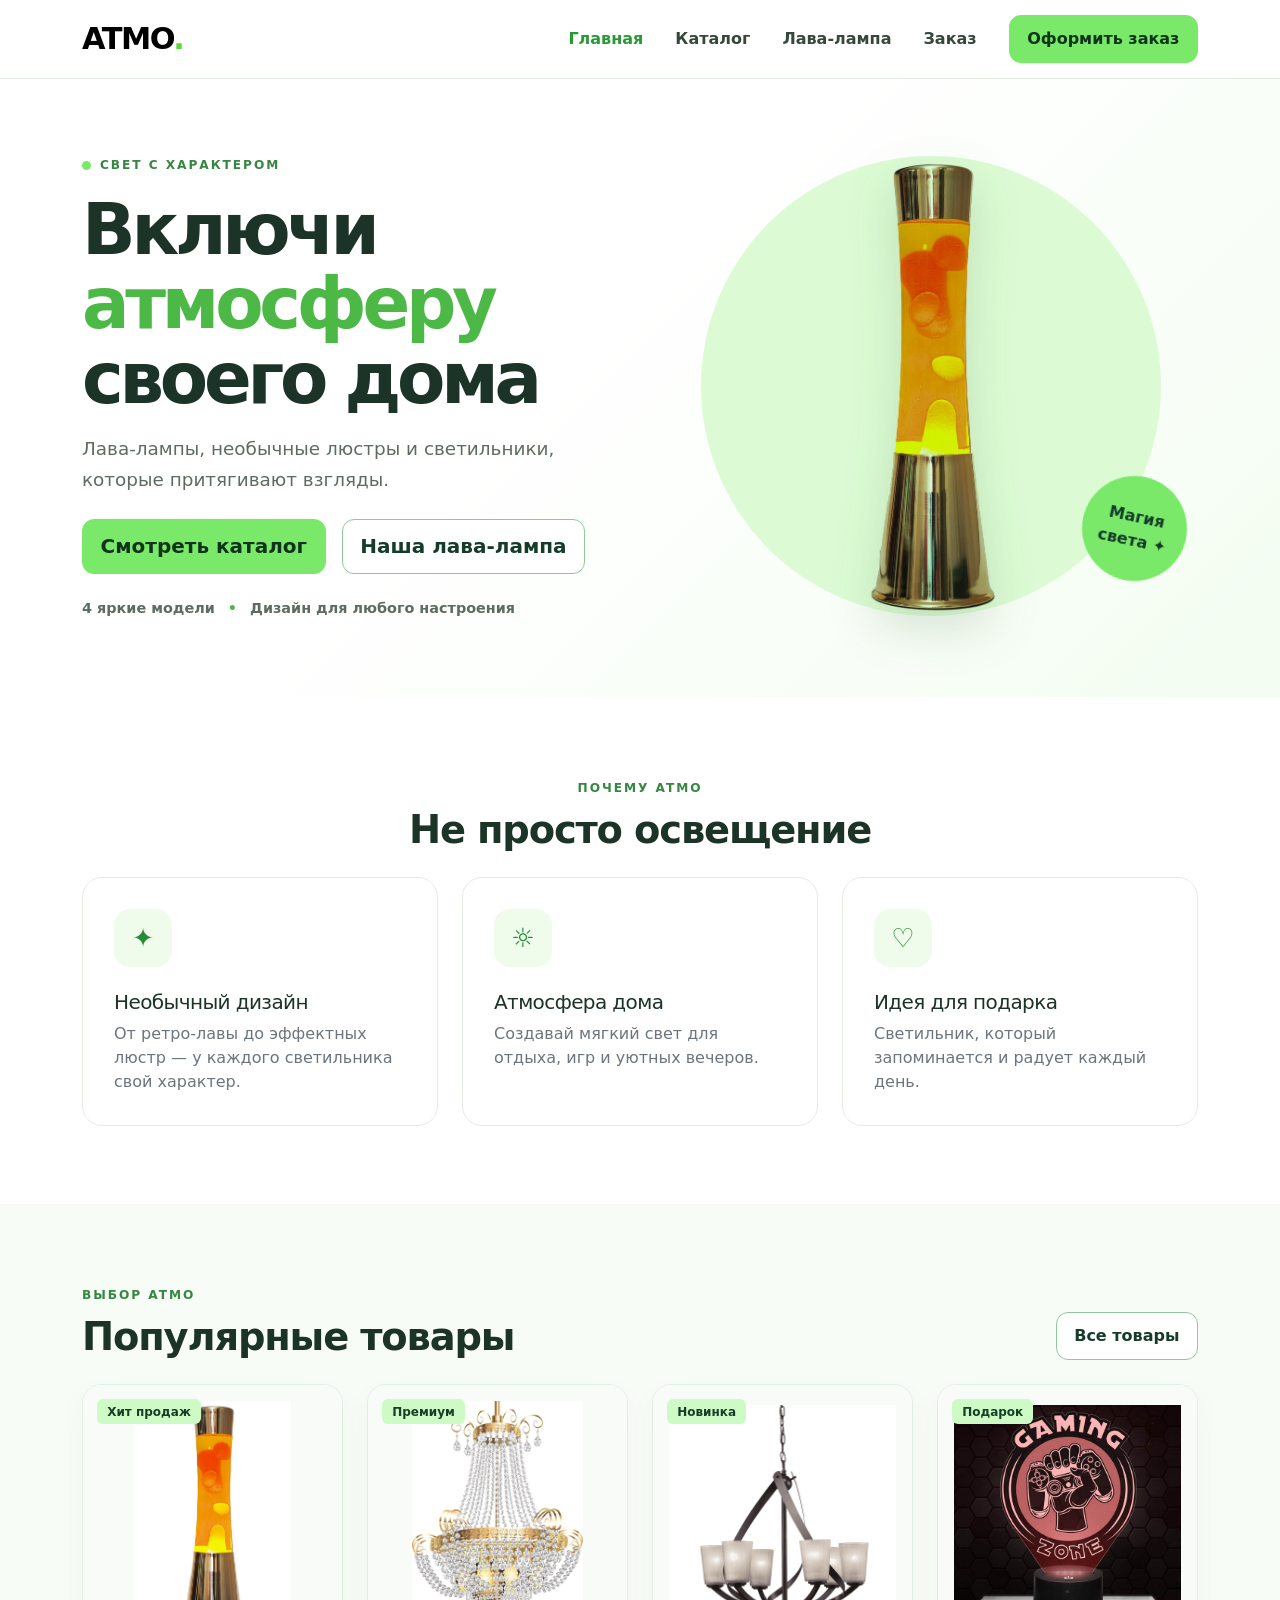
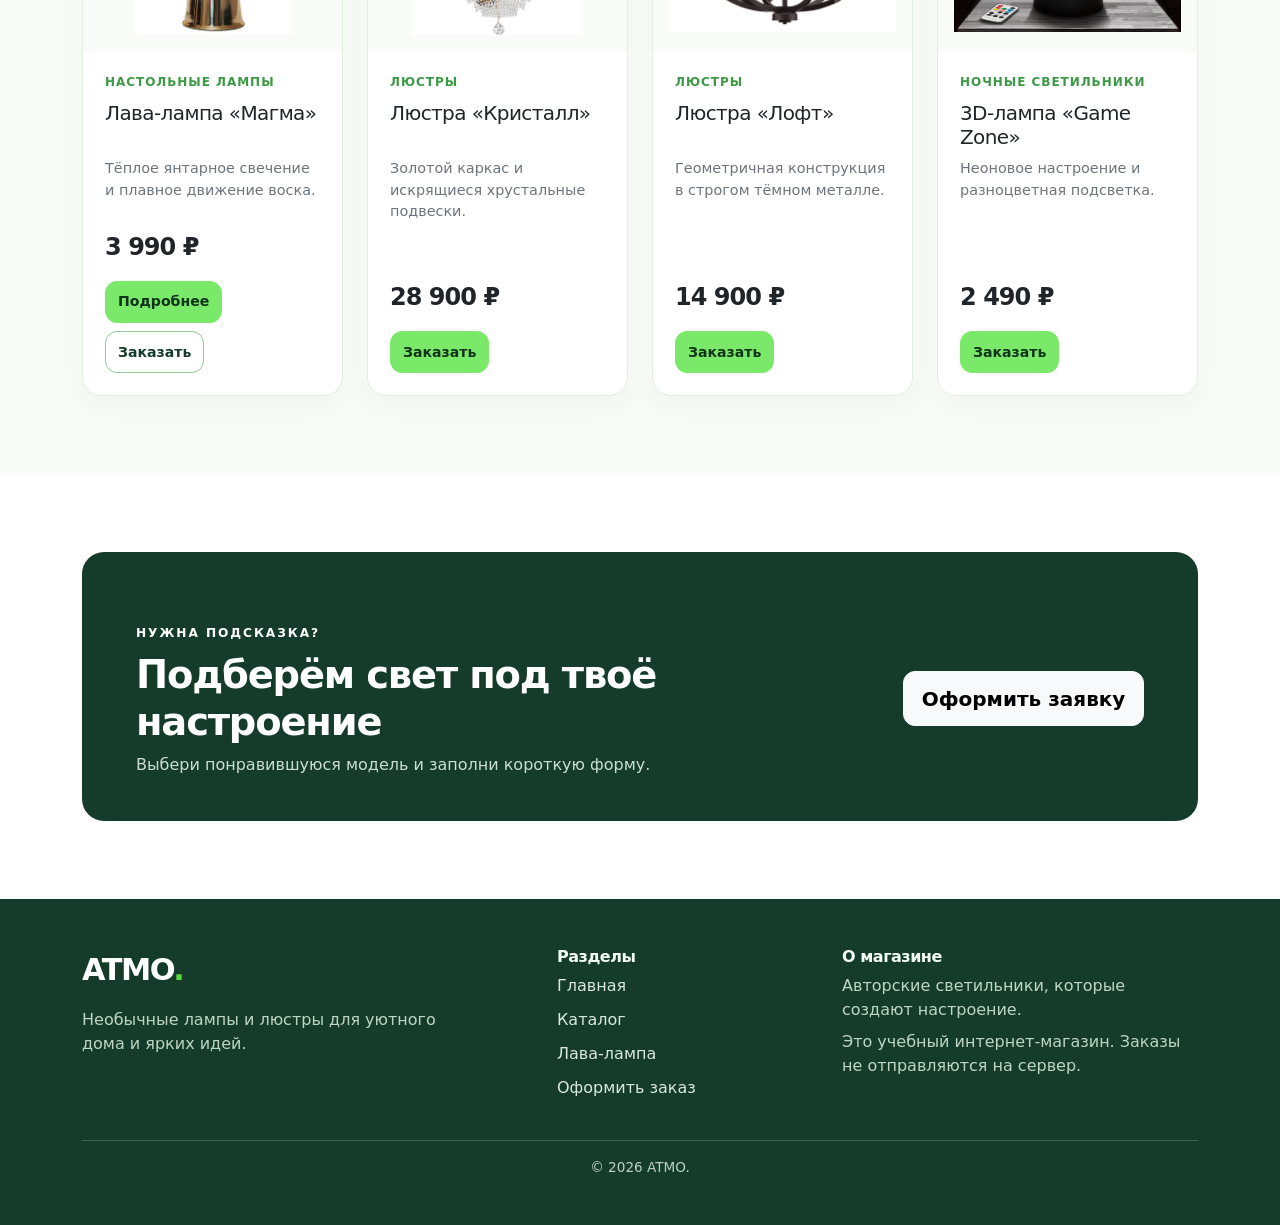
<file: index.html>
<!DOCTYPE html>
<html lang="ru">
<head>
  <meta charset="UTF-8">
  <meta name="viewport" content="width=device-width, initial-scale=1.0">
  <meta name="description" content="ATMO — необычные лампы, люстры и дизайнерские светильники.">
  <title>Главная — ATMO</title>
  <link rel="stylesheet" href="vendor/bootstrap/css/bootstrap.min.css">
  <link rel="stylesheet" href="css/custom.css">
</head>
<body>
<header class="site-header">
  <nav class="navbar navbar-expand-lg navbar-light" aria-label="Основная навигация">
    <div class="container">
      <a class="navbar-brand brand" href="index.html" aria-label="ATMO — на главную">ATMO<span>.</span></a>
      <button class="navbar-toggler" type="button" data-bs-toggle="collapse" data-bs-target="#mainNavbar" aria-controls="mainNavbar" aria-expanded="false" aria-label="Открыть меню">
        <span class="navbar-toggler-icon"></span>
      </button>
      <div class="collapse navbar-collapse" id="mainNavbar">
        <ul class="navbar-nav ms-auto align-items-lg-center gap-lg-3"><li class="nav-item"><a class="nav-link active" aria-current="page" href="index.html">Главная</a></li>
<li class="nav-item"><a class="nav-link "  href="catalog.html">Каталог</a></li>
<li class="nav-item"><a class="nav-link "  href="product.html">Лава-лампа</a></li>
<li class="nav-item"><a class="nav-link "  href="order.html">Заказ</a></li></ul>
        <a class="btn btn-brand ms-lg-4 mt-3 mt-lg-0" href="order.html">Оформить заказ</a>
      </div>
    </div>
  </nav>
</header>
<main>
<section class="hero-section">
  <div class="container">
    <div class="row align-items-center g-5">
      <div class="col-12 col-lg-6">
        <span class="eyebrow"><span class="eyebrow-dot"></span> СВЕТ С ХАРАКТЕРОМ</span>
        <h1 class="hero-title mt-3">Включи <span>атмосферу</span> своего дома</h1>
        <p class="hero-lead mt-3">Лава-лампы, необычные люстры и светильники, которые притягивают взгляды.</p>
        <div class="d-flex gap-3 flex-wrap mt-4">
          <a class="btn btn-brand btn-lg" href="catalog.html">Смотреть каталог</a>
          <a class="btn btn-outline-brand btn-lg" href="product.html">Наша лава-лампа</a>
        </div>
        <div class="hero-proof mt-4">4 яркие модели <span>•</span> Дизайн для любого настроения</div>
      </div>
      <div class="col-12 col-lg-6">
        <div class="hero-image-wrap">
          <div class="hero-circle"></div>
          <img class="hero-product" src="images/lava-cutout.png" alt="Янтарная лава-лампа в интерьере">
          <div class="hero-sticker">Магия<br>света ✦</div>
        </div>
      </div>
    </div>
  </div>
</section>
<section class="section-space">
  <div class="container">
    <div class="section-heading text-center mb-4">
      <span class="eyebrow">ПОЧЕМУ ATMO</span>
      <h2 class="mt-2">Не просто освещение</h2>
    </div>
    <div class="row g-4">
      <div class="col-12 col-md-4"><div class="feature-card h-100"><div class="feature-icon">✦</div><h3 class="h5">Необычный дизайн</h3><p class="mb-0 text-secondary">От ретро-лавы до эффектных люстр — у каждого светильника свой характер.</p></div></div>
      <div class="col-12 col-md-4"><div class="feature-card h-100"><div class="feature-icon">☼</div><h3 class="h5">Атмосфера дома</h3><p class="mb-0 text-secondary">Создавай мягкий свет для отдыха, игр и уютных вечеров.</p></div></div>
      <div class="col-12 col-md-4"><div class="feature-card h-100"><div class="feature-icon">♡</div><h3 class="h5">Идея для подарка</h3><p class="mb-0 text-secondary">Светильник, который запоминается и радует каждый день.</p></div></div>
    </div>
  </div>
</section>
<section class="section-space product-section" id="popular">
  <div class="container">
    <div class="d-flex flex-wrap align-items-end justify-content-between gap-3 mb-4">
      <div><span class="eyebrow">ВЫБОР ATMO</span><h2 class="mt-2 mb-0">Популярные товары</h2></div>
      <a href="catalog.html" class="btn btn-outline-brand">Все товары</a>
    </div>
    <div class="row g-4">
<div class="col-12 col-sm-6 col-lg-3"><div class="product-card card h-100">
  <div class="product-photo"><span class="product-badge badge">Хит продаж</span><img src="images/lava-lamp.png" alt="Лава-лампа «Магма»" loading="lazy"></div>
  <div class="card-body d-flex flex-column">
    <div class="product-category">Настольные лампы</div>
    <h3 class="h5 card-title">Лава-лампа «Магма»</h3>
    <p class="card-text text-secondary">Тёплое янтарное свечение и плавное движение воска.</p>
    <div class="product-price mt-auto">3 990 ₽</div>
    <div class="d-flex gap-2 flex-wrap mt-3"><a class="btn btn-brand" href="product.html">Подробнее</a><a class="btn btn-outline-brand" href="order.html?product=lava">Заказать</a></div>
  </div>
</div></div><div class="col-12 col-sm-6 col-lg-3"><div class="product-card card h-100">
  <div class="product-photo"><span class="product-badge badge">Премиум</span><img src="images/crystal-chandelier.png" alt="Люстра «Кристалл»" loading="lazy"></div>
  <div class="card-body d-flex flex-column">
    <div class="product-category">Люстры</div>
    <h3 class="h5 card-title">Люстра «Кристалл»</h3>
    <p class="card-text text-secondary">Золотой каркас и искрящиеся хрустальные подвески.</p>
    <div class="product-price mt-auto">28 900 ₽</div>
    <div class="d-flex gap-2 flex-wrap mt-3"><a class="btn btn-brand" href="order.html?product=crystal">Заказать</a></div>
  </div>
</div></div><div class="col-12 col-sm-6 col-lg-3"><div class="product-card card h-100">
  <div class="product-photo"><span class="product-badge badge">Новинка</span><img src="images/loft-chandelier.png" alt="Люстра «Лофт»" loading="lazy"></div>
  <div class="card-body d-flex flex-column">
    <div class="product-category">Люстры</div>
    <h3 class="h5 card-title">Люстра «Лофт»</h3>
    <p class="card-text text-secondary">Геометричная конструкция в строгом тёмном металле.</p>
    <div class="product-price mt-auto">14 900 ₽</div>
    <div class="d-flex gap-2 flex-wrap mt-3"><a class="btn btn-brand" href="order.html?product=loft">Заказать</a></div>
  </div>
</div></div><div class="col-12 col-sm-6 col-lg-3"><div class="product-card card h-100">
  <div class="product-photo"><span class="product-badge badge">Подарок</span><img src="images/gaming-lamp.png" alt="3D-лампа «Game Zone»" loading="lazy"></div>
  <div class="card-body d-flex flex-column">
    <div class="product-category">Ночные светильники</div>
    <h3 class="h5 card-title">3D-лампа «Game Zone»</h3>
    <p class="card-text text-secondary">Неоновое настроение и разноцветная подсветка.</p>
    <div class="product-price mt-auto">2 490 ₽</div>
    <div class="d-flex gap-2 flex-wrap mt-3"><a class="btn btn-brand" href="order.html?product=game">Заказать</a></div>
  </div>
</div></div>
    </div>
  </div>
</section>
<section class="container section-space">
  <div class="cta-banner row align-items-center g-4">
    <div class="col-12 col-lg-8"><span class="eyebrow text-white">НУЖНА ПОДСКАЗКА?</span><h2 class="mt-2 text-white">Подберём свет под твоё настроение</h2><p class="mb-0 cta-muted">Выбери понравившуюся модель и заполни короткую форму.</p></div>
    <div class="col-12 col-lg-4 text-lg-end"><a href="order.html" class="btn btn-light btn-lg">Оформить заявку</a></div>
  </div>
</section>
</main>
<footer class="site-footer py-5">
  <div class="container">
    <div class="row g-4">
      <div class="col-12 col-md-5">
        <a class="footer-brand" href="index.html">ATMO<span>.</span></a>
        <p class="footer-muted mt-3 mb-0">Необычные лампы и люстры для уютного дома и ярких идей.</p>
      </div>
      <div class="col-6 col-md-3">
        <h2 class="h6 footer-title">Разделы</h2>
        <ul class="list-unstyled footer-links">
          <li><a href="index.html">Главная</a></li>
          <li><a href="catalog.html">Каталог</a></li>
          <li><a href="product.html">Лава-лампа</a></li>
          <li><a href="order.html">Оформить заказ</a></li>
        </ul>
      </div>
      <div class="col-6 col-md-4">
        <h2 class="h6 footer-title">О магазине</h2>
        <p class="footer-muted mb-2">Авторские светильники, которые создают настроение.</p>
        <p class="footer-muted mb-0">Это учебный интернет-магазин. Заказы не отправляются на сервер.</p>
      </div>
    </div>
    <div class="footer-bottom mt-4 pt-3">© 2026 ATMO.</div>
  </div>
</footer>
<script src="vendor/bootstrap/js/bootstrap.bundle.min.js"></script>
<script src="js/script.js"></script>
</body>
</html>
</file>
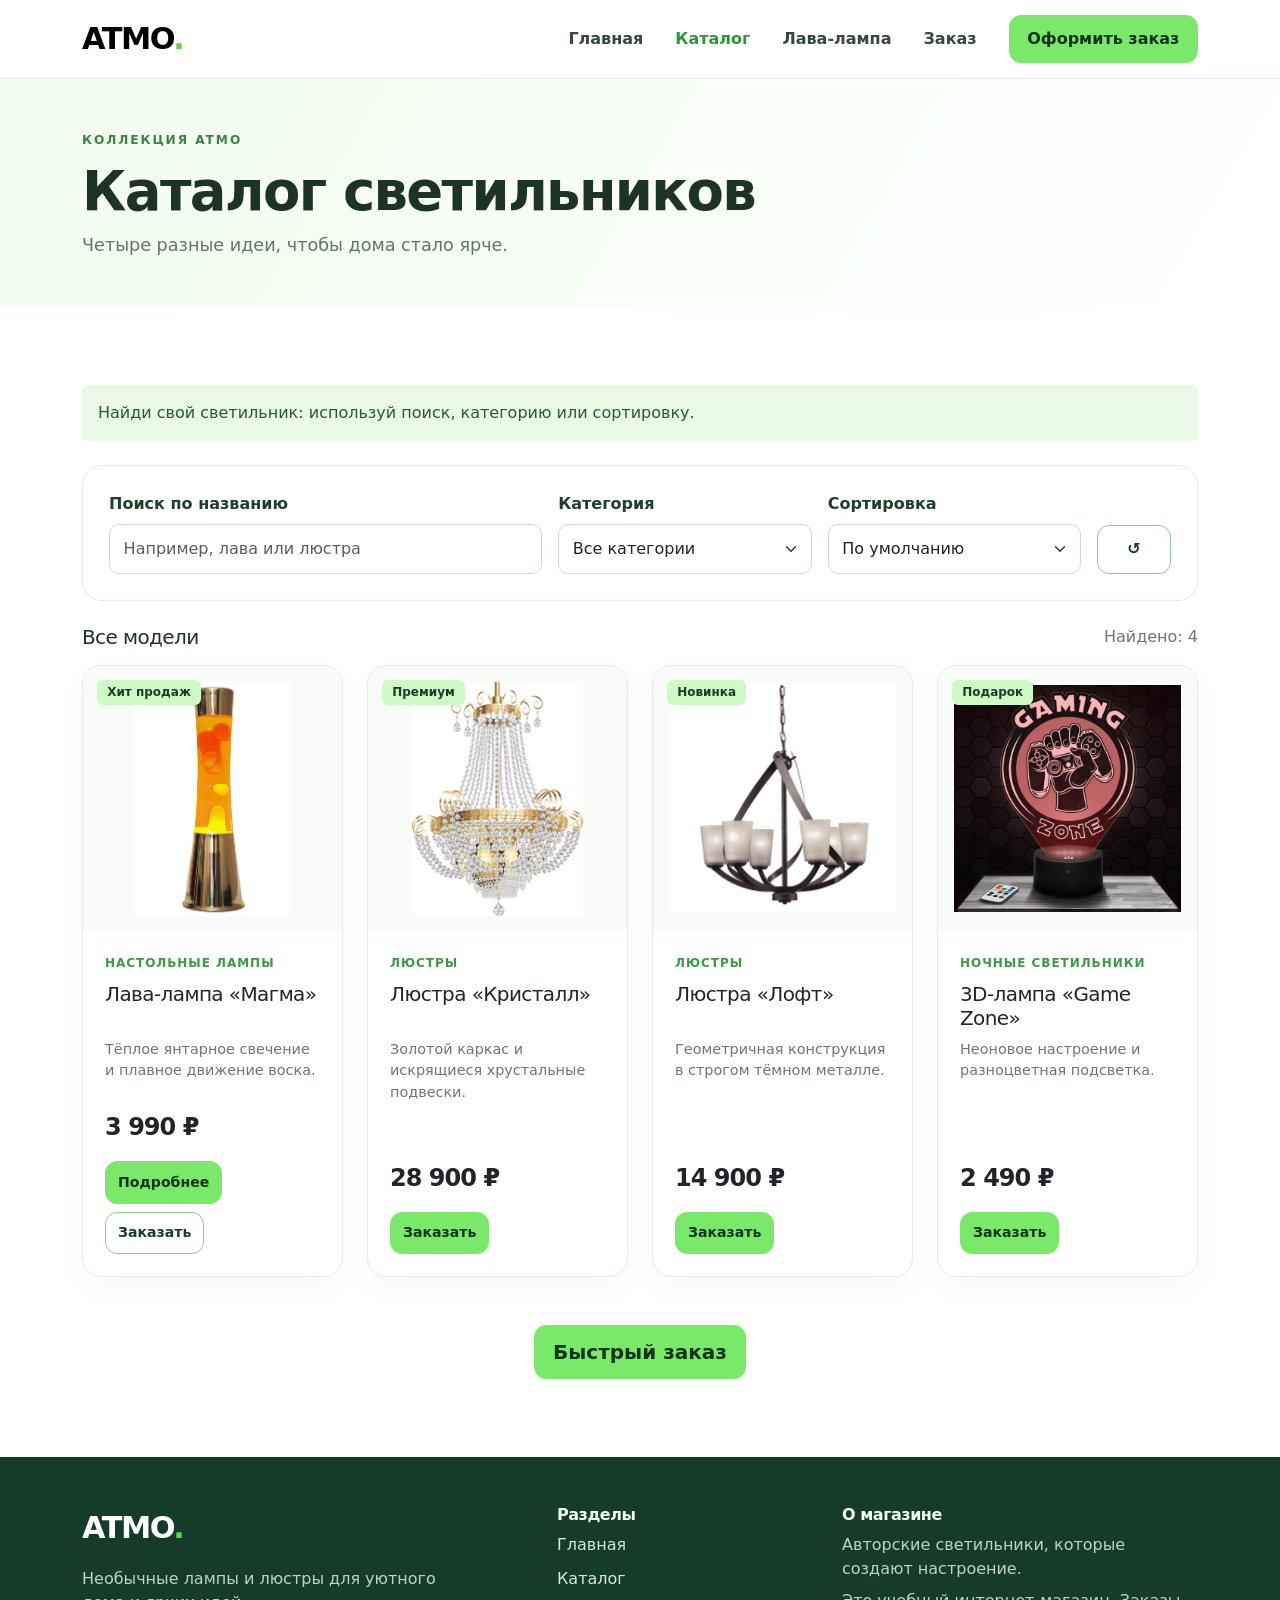
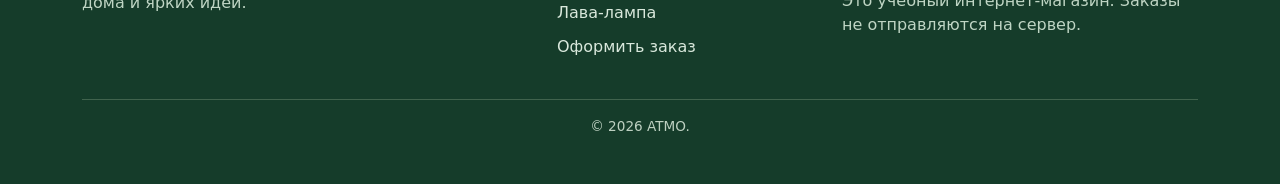
<file: catalog.html>
<!DOCTYPE html>
<html lang="ru">
<head>
  <meta charset="UTF-8">
  <meta name="viewport" content="width=device-width, initial-scale=1.0">
  <meta name="description" content="ATMO — необычные лампы, люстры и дизайнерские светильники.">
  <title>Каталог — ATMO</title>
  <link rel="stylesheet" href="vendor/bootstrap/css/bootstrap.min.css">
  <link rel="stylesheet" href="css/custom.css">
</head>
<body>
<header class="site-header">
  <nav class="navbar navbar-expand-lg navbar-light" aria-label="Основная навигация">
    <div class="container">
      <a class="navbar-brand brand" href="index.html" aria-label="ATMO — на главную">ATMO<span>.</span></a>
      <button class="navbar-toggler" type="button" data-bs-toggle="collapse" data-bs-target="#mainNavbar" aria-controls="mainNavbar" aria-expanded="false" aria-label="Открыть меню">
        <span class="navbar-toggler-icon"></span>
      </button>
      <div class="collapse navbar-collapse" id="mainNavbar">
        <ul class="navbar-nav ms-auto align-items-lg-center gap-lg-3"><li class="nav-item"><a class="nav-link "  href="index.html">Главная</a></li>
<li class="nav-item"><a class="nav-link active" aria-current="page" href="catalog.html">Каталог</a></li>
<li class="nav-item"><a class="nav-link "  href="product.html">Лава-лампа</a></li>
<li class="nav-item"><a class="nav-link "  href="order.html">Заказ</a></li></ul>
        <a class="btn btn-brand ms-lg-4 mt-3 mt-lg-0" href="order.html">Оформить заказ</a>
      </div>
    </div>
  </nav>
</header>
<main>
<section class="page-hero py-5"><div class="container"><span class="eyebrow">КОЛЛЕКЦИЯ ATMO</span><h1 class="mt-2">Каталог светильников</h1><p class="page-lead mb-0">Четыре разные идеи, чтобы дома стало ярче.</p></div></section>
<section class="container section-space">
  <div class="alert alert-success border-0 mb-4" role="status">Найди свой светильник: используй поиск, категорию или сортировку.</div>
  <div class="filter-panel mb-4">
    <div class="row g-3 align-items-end">
      <div class="col-12 col-md-5"><label class="form-label" for="searchInput">Поиск по названию</label><input id="searchInput" class="form-control" placeholder="Например, лава или люстра" type="search"></div>
      <div class="col-12 col-md-3"><label class="form-label" for="categoryFilter">Категория</label><select id="categoryFilter" class="form-select"><option value="all">Все категории</option><option value="lamp">Настольные лампы</option><option value="chandelier">Люстры</option><option value="night">Ночные светильники</option></select></div>
      <div class="col-12 col-md-3"><label class="form-label" for="sortSelect">Сортировка</label><select id="sortSelect" class="form-select"><option value="default">По умолчанию</option><option value="cheap">Сначала дешевле</option><option value="expensive">Сначала дороже</option><option value="name">По названию</option></select></div>
      <div class="col-12 col-md-1"><button id="resetFilters" class="btn btn-outline-brand w-100" type="button" title="Сбросить фильтры" aria-label="Сбросить фильтры">↺</button></div>
    </div>
  </div>
  <div class="d-flex align-items-center justify-content-between mb-3"><h2 class="h5 mb-0">Все модели</h2><span class="text-secondary" id="productCount" aria-live="polite">Найдено: 4</span></div>
  <div class="row g-4" id="productsList">
<div class="col-12 col-sm-6 col-lg-3 catalog-item" data-name="лава-лампа «магма»" data-category="lamp" data-price="3990" data-default="0">
<div class="product-card card h-100">
  <div class="product-photo"><span class="product-badge badge">Хит продаж</span><img src="images/lava-lamp.png" alt="Лава-лампа «Магма»" loading="lazy"></div>
  <div class="card-body d-flex flex-column">
    <div class="product-category">Настольные лампы</div>
    <h3 class="h5 card-title">Лава-лампа «Магма»</h3>
    <p class="card-text text-secondary">Тёплое янтарное свечение и плавное движение воска.</p>
    <div class="product-price mt-auto">3 990 ₽</div>
    <div class="d-flex gap-2 flex-wrap mt-3"><a class="btn btn-brand" href="product.html">Подробнее</a><a class="btn btn-outline-brand" href="order.html?product=lava">Заказать</a></div>
  </div>
</div>
</div><div class="col-12 col-sm-6 col-lg-3 catalog-item" data-name="люстра «кристалл»" data-category="chandelier" data-price="28900" data-default="1">
<div class="product-card card h-100">
  <div class="product-photo"><span class="product-badge badge">Премиум</span><img src="images/crystal-chandelier.png" alt="Люстра «Кристалл»" loading="lazy"></div>
  <div class="card-body d-flex flex-column">
    <div class="product-category">Люстры</div>
    <h3 class="h5 card-title">Люстра «Кристалл»</h3>
    <p class="card-text text-secondary">Золотой каркас и искрящиеся хрустальные подвески.</p>
    <div class="product-price mt-auto">28 900 ₽</div>
    <div class="d-flex gap-2 flex-wrap mt-3"><a class="btn btn-brand" href="order.html?product=crystal">Заказать</a></div>
  </div>
</div>
</div><div class="col-12 col-sm-6 col-lg-3 catalog-item" data-name="люстра «лофт»" data-category="chandelier" data-price="14900" data-default="2">
<div class="product-card card h-100">
  <div class="product-photo"><span class="product-badge badge">Новинка</span><img src="images/loft-chandelier.png" alt="Люстра «Лофт»" loading="lazy"></div>
  <div class="card-body d-flex flex-column">
    <div class="product-category">Люстры</div>
    <h3 class="h5 card-title">Люстра «Лофт»</h3>
    <p class="card-text text-secondary">Геометричная конструкция в строгом тёмном металле.</p>
    <div class="product-price mt-auto">14 900 ₽</div>
    <div class="d-flex gap-2 flex-wrap mt-3"><a class="btn btn-brand" href="order.html?product=loft">Заказать</a></div>
  </div>
</div>
</div><div class="col-12 col-sm-6 col-lg-3 catalog-item" data-name="3d-лампа «game zone»" data-category="night" data-price="2490" data-default="3">
<div class="product-card card h-100">
  <div class="product-photo"><span class="product-badge badge">Подарок</span><img src="images/gaming-lamp.png" alt="3D-лампа «Game Zone»" loading="lazy"></div>
  <div class="card-body d-flex flex-column">
    <div class="product-category">Ночные светильники</div>
    <h3 class="h5 card-title">3D-лампа «Game Zone»</h3>
    <p class="card-text text-secondary">Неоновое настроение и разноцветная подсветка.</p>
    <div class="product-price mt-auto">2 490 ₽</div>
    <div class="d-flex gap-2 flex-wrap mt-3"><a class="btn btn-brand" href="order.html?product=game">Заказать</a></div>
  </div>
</div>
</div>
  </div>
  <div class="alert alert-warning mt-4 d-none" id="emptyCatalog" role="status">По вашему запросу ничего не найдено. Попробуйте другую категорию или очистите поиск.</div>
  <div class="text-center mt-5"><button type="button" class="btn btn-brand btn-lg" data-bs-toggle="modal" data-bs-target="#quickOrderModal">Быстрый заказ</button></div>
</section>
<div class="modal fade" id="quickOrderModal" tabindex="-1" aria-labelledby="quickOrderTitle" aria-hidden="true">
  <div class="modal-dialog modal-dialog-centered"><div class="modal-content rounded-4 border-0">
    <div class="modal-header"><h2 class="modal-title h5" id="quickOrderTitle">Быстрый заказ</h2><button type="button" class="btn-close" data-bs-dismiss="modal" aria-label="Закрыть"></button></div>
    <form id="quickOrderForm"><div class="modal-body">
      <div class="mb-3"><label class="form-label" for="quickName">Ваше имя *</label><input class="form-control" id="quickName" name="name" required></div>
      <div class="mb-3"><label class="form-label" for="quickPhone">Телефон *</label><input class="form-control" id="quickPhone" name="phone" type="tel" required placeholder="+7 900 000-00-00"></div>
      <div class="mb-3"><label class="form-label" for="quickProduct">Товар</label><select class="form-select" id="quickProduct" name="product"><option value="lava">Лава-лампа «Магма»</option><option value="crystal">Люстра «Кристалл»</option><option value="loft">Люстра «Лофт»</option><option value="game">3D-лампа «Game Zone»</option></select></div>
      <div class="form-check mb-3"><input class="form-check-input" type="checkbox" id="quickAgree" name="agree" required><label class="form-check-label" for="quickAgree">Согласен на обработку данных *</label></div>
      <div id="quickMessage" class="alert alert-success d-none" role="status"></div>
      <p class="small text-secondary mb-0">Демонстрация: заявка не отправляется на сервер.</p>
    </div><div class="modal-footer"><button class="btn btn-outline-secondary" data-bs-dismiss="modal" type="button">Закрыть</button><button class="btn btn-brand" type="submit">Отправить</button></div></form>
  </div></div>
</div>
</main>
<footer class="site-footer py-5">
  <div class="container">
    <div class="row g-4">
      <div class="col-12 col-md-5">
        <a class="footer-brand" href="index.html">ATMO<span>.</span></a>
        <p class="footer-muted mt-3 mb-0">Необычные лампы и люстры для уютного дома и ярких идей.</p>
      </div>
      <div class="col-6 col-md-3">
        <h2 class="h6 footer-title">Разделы</h2>
        <ul class="list-unstyled footer-links">
          <li><a href="index.html">Главная</a></li>
          <li><a href="catalog.html">Каталог</a></li>
          <li><a href="product.html">Лава-лампа</a></li>
          <li><a href="order.html">Оформить заказ</a></li>
        </ul>
      </div>
      <div class="col-6 col-md-4">
        <h2 class="h6 footer-title">О магазине</h2>
        <p class="footer-muted mb-2">Авторские светильники, которые создают настроение.</p>
        <p class="footer-muted mb-0">Это учебный интернет-магазин. Заказы не отправляются на сервер.</p>
      </div>
    </div>
    <div class="footer-bottom mt-4 pt-3">© 2026 ATMO.</div>
  </div>
</footer>
<script src="vendor/bootstrap/js/bootstrap.bundle.min.js"></script>
<script src="js/script.js"></script>
</body>
</html>
</file>
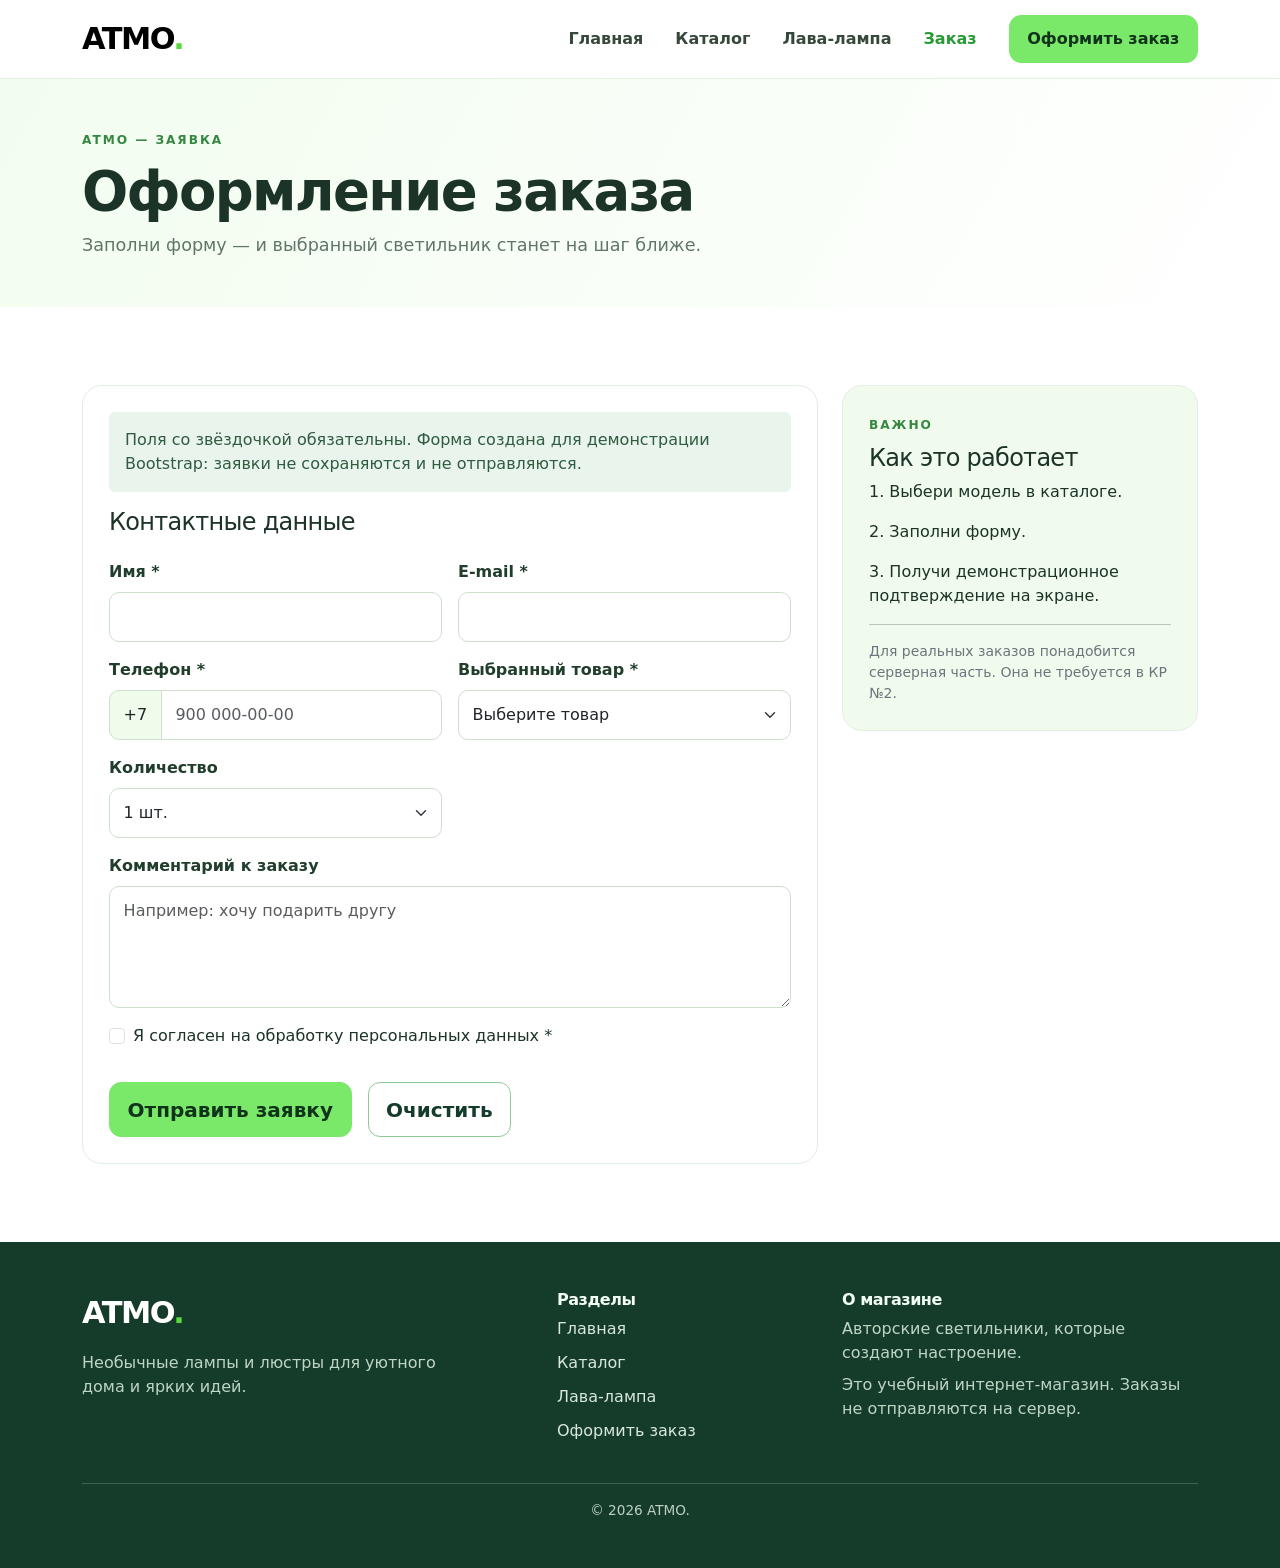
<file: order.html>
<!DOCTYPE html>
<html lang="ru">
<head>
  <meta charset="UTF-8">
  <meta name="viewport" content="width=device-width, initial-scale=1.0">
  <meta name="description" content="ATMO — необычные лампы, люстры и дизайнерские светильники.">
  <title>Оформление заказа — ATMO</title>
  <link rel="stylesheet" href="vendor/bootstrap/css/bootstrap.min.css">
  <link rel="stylesheet" href="css/custom.css">
</head>
<body>
<header class="site-header">
  <nav class="navbar navbar-expand-lg navbar-light" aria-label="Основная навигация">
    <div class="container">
      <a class="navbar-brand brand" href="index.html" aria-label="ATMO — на главную">ATMO<span>.</span></a>
      <button class="navbar-toggler" type="button" data-bs-toggle="collapse" data-bs-target="#mainNavbar" aria-controls="mainNavbar" aria-expanded="false" aria-label="Открыть меню">
        <span class="navbar-toggler-icon"></span>
      </button>
      <div class="collapse navbar-collapse" id="mainNavbar">
        <ul class="navbar-nav ms-auto align-items-lg-center gap-lg-3"><li class="nav-item"><a class="nav-link "  href="index.html">Главная</a></li>
<li class="nav-item"><a class="nav-link "  href="catalog.html">Каталог</a></li>
<li class="nav-item"><a class="nav-link "  href="product.html">Лава-лампа</a></li>
<li class="nav-item"><a class="nav-link active" aria-current="page" href="order.html">Заказ</a></li></ul>
        <a class="btn btn-brand ms-lg-4 mt-3 mt-lg-0" href="order.html">Оформить заказ</a>
      </div>
    </div>
  </nav>
</header>
<main>
<section class="page-hero py-5"><div class="container"><span class="eyebrow">ATMO — ЗАЯВКА</span><h1 class="mt-2">Оформление заказа</h1><p class="page-lead mb-0">Заполни форму — и выбранный светильник станет на шаг ближе.</p></div></section>
<section class="container section-space"><div class="row justify-content-center g-4">
  <div class="col-12 col-lg-8"><div class="order-card">
    <div class="alert alert-info border-0" role="note">Поля со звёздочкой обязательны. Форма создана для демонстрации Bootstrap: заявки не сохраняются и не отправляются.</div>
    <h2 class="h4 mb-4">Контактные данные</h2>
    <form id="orderForm" novalidate><div class="row g-3">
      <div class="col-12 col-md-6"><label class="form-label" for="orderName">Имя *</label><input id="orderName" name="name" class="form-control" type="text" autocomplete="name" required></div>
      <div class="col-12 col-md-6"><label class="form-label" for="orderEmail">E-mail *</label><input id="orderEmail" name="email" class="form-control" type="email" autocomplete="email" required></div>
      <div class="col-12 col-md-6"><label class="form-label" for="orderPhone">Телефон *</label><div class="input-group"><span class="input-group-text">+7</span><input id="orderPhone" name="phone" class="form-control" type="tel" autocomplete="tel-national" placeholder="900 000-00-00" required></div></div>
      <div class="col-12 col-md-6"><label class="form-label" for="orderProduct">Выбранный товар *</label><select id="orderProduct" name="product" class="form-select" required><option value="">Выберите товар</option><option value="lava">Лава-лампа «Магма» — 3 990 ₽</option><option value="crystal">Люстра «Кристалл» — 28 900 ₽</option><option value="loft">Люстра «Лофт» — 14 900 ₽</option><option value="game">3D-лампа «Game Zone» — 2 490 ₽</option></select></div>
      <div class="col-12 col-md-6"><label class="form-label" for="orderQuantity">Количество</label><select id="orderQuantity" name="quantity" class="form-select"><option value="1">1 шт.</option><option value="2">2 шт.</option><option value="3">3 шт.</option></select></div>
      <div class="col-12"><label class="form-label" for="orderComment">Комментарий к заказу</label><textarea id="orderComment" name="comment" class="form-control" rows="4" placeholder="Например: хочу подарить другу"></textarea></div>
      <div class="col-12"><div class="form-check"><input class="form-check-input" id="orderAgree" name="agree" type="checkbox" required><label class="form-check-label" for="orderAgree">Я согласен на обработку персональных данных *</label></div></div>
      <div class="col-12"><div class="alert alert-success d-none" id="orderSuccess" role="status" aria-live="polite"></div></div>
      <div class="col-12 d-flex gap-3 flex-wrap"><button type="submit" class="btn btn-brand btn-lg">Отправить заявку</button><button type="reset" class="btn btn-outline-brand btn-lg">Очистить</button></div>
    </div></form>
  </div></div>
  <div class="col-12 col-lg-4"><div class="order-info-card"><span class="eyebrow">ВАЖНО</span><h2 class="h4 mt-2">Как это работает</h2><p>1. Выбери модель в каталоге.</p><p>2. Заполни форму.</p><p class="mb-0">3. Получи демонстрационное подтверждение на экране.</p><hr><p class="small text-secondary mb-0">Для реальных заказов понадобится серверная часть. Она не требуется в КР №2.</p></div></div>
</div></section>
</main>
<footer class="site-footer py-5">
  <div class="container">
    <div class="row g-4">
      <div class="col-12 col-md-5">
        <a class="footer-brand" href="index.html">ATMO<span>.</span></a>
        <p class="footer-muted mt-3 mb-0">Необычные лампы и люстры для уютного дома и ярких идей.</p>
      </div>
      <div class="col-6 col-md-3">
        <h2 class="h6 footer-title">Разделы</h2>
        <ul class="list-unstyled footer-links">
          <li><a href="index.html">Главная</a></li>
          <li><a href="catalog.html">Каталог</a></li>
          <li><a href="product.html">Лава-лампа</a></li>
          <li><a href="order.html">Оформить заказ</a></li>
        </ul>
      </div>
      <div class="col-6 col-md-4">
        <h2 class="h6 footer-title">О магазине</h2>
        <p class="footer-muted mb-2">Авторские светильники, которые создают настроение.</p>
        <p class="footer-muted mb-0">Это учебный интернет-магазин. Заказы не отправляются на сервер.</p>
      </div>
    </div>
    <div class="footer-bottom mt-4 pt-3">© 2026 ATMO.</div>
  </div>
</footer>
<script src="vendor/bootstrap/js/bootstrap.bundle.min.js"></script>
<script src="js/script.js"></script>
</body>
</html>
</file>
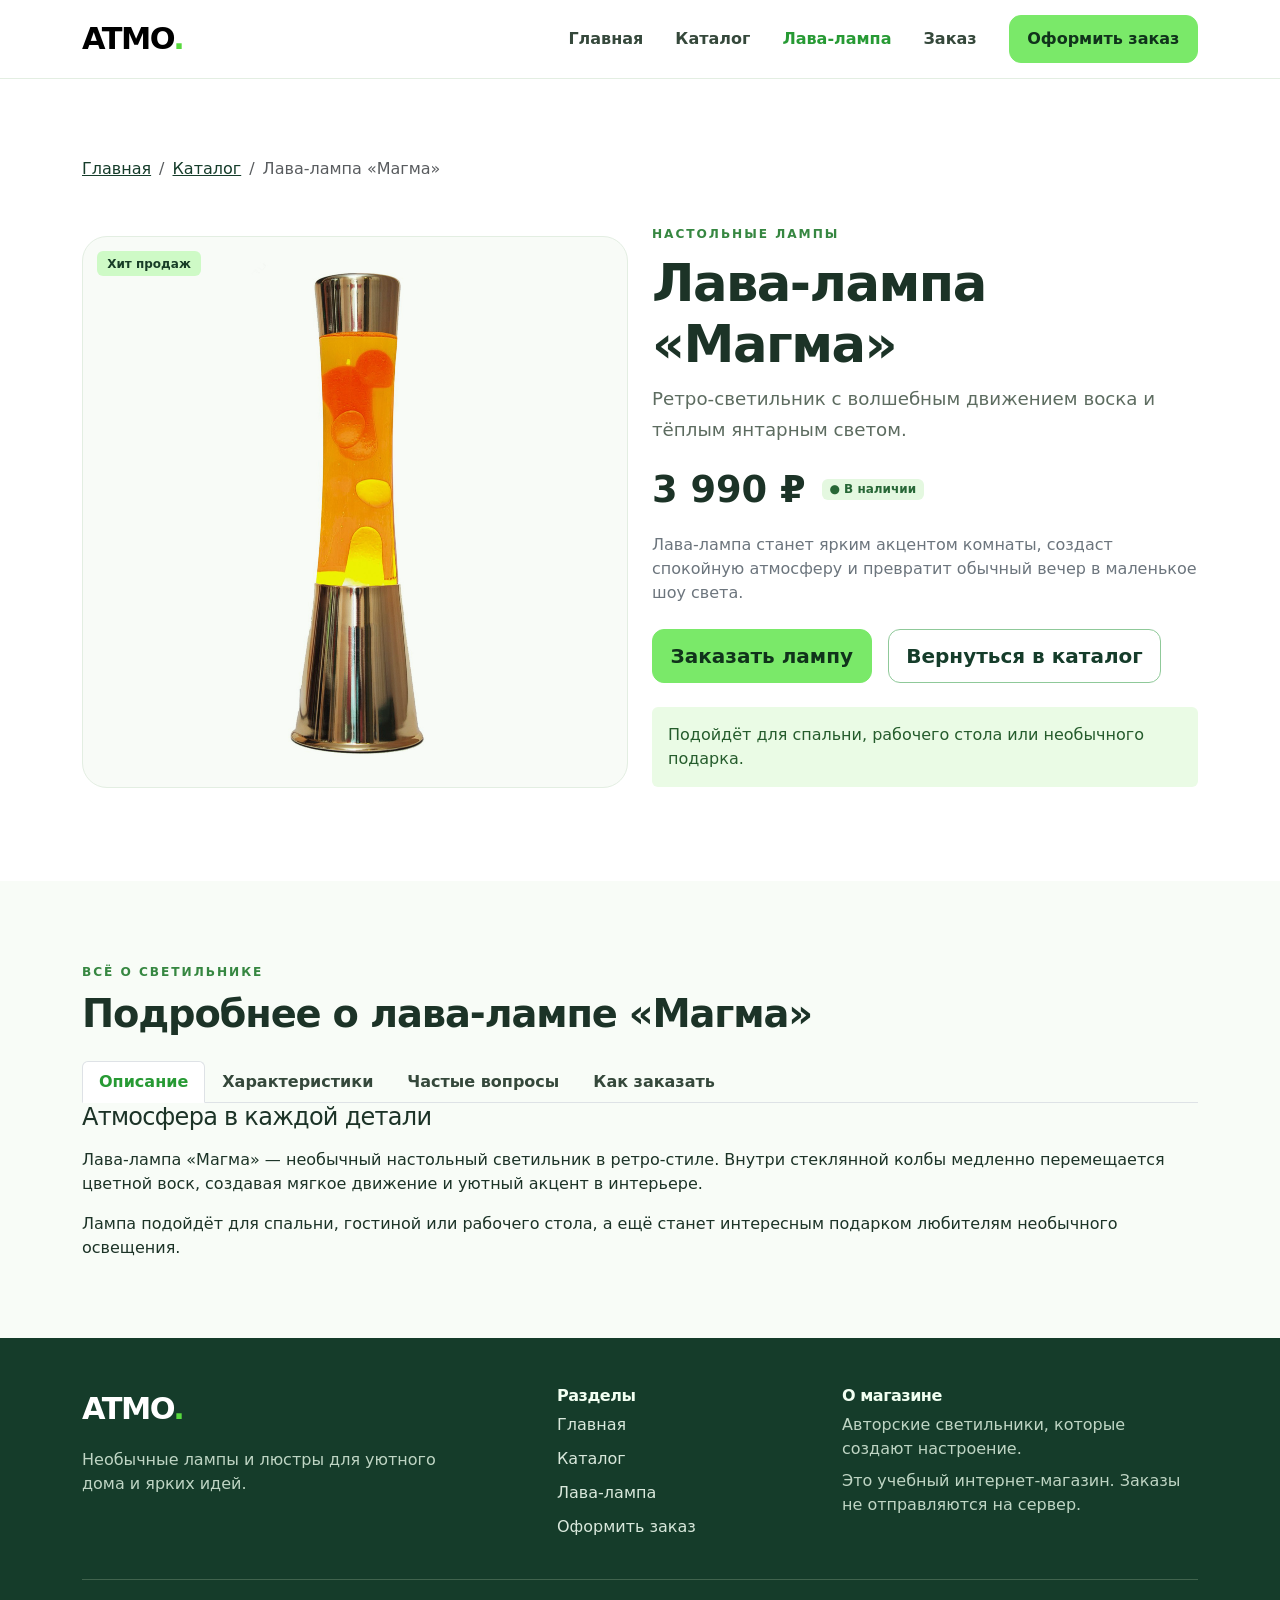
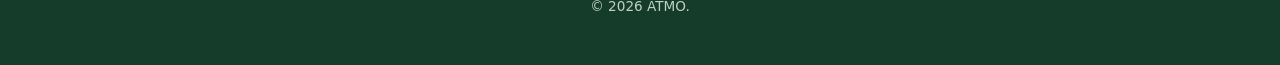
<file: product.html>
<!DOCTYPE html>
<html lang="ru">
<head>
  <meta charset="UTF-8">
  <meta name="viewport" content="width=device-width, initial-scale=1.0">
  <meta name="description" content="ATMO — необычные лампы, люстры и дизайнерские светильники.">
  <title>Лава-лампа «Магма» — ATMO</title>
  <link href="vendor/bootstrap/css/bootstrap.min.css" rel="stylesheet">
  <link rel="stylesheet" href="css/custom.css">
</head>
<body>
<header class="site-header">
  <nav class="navbar navbar-expand-lg navbar-light" aria-label="Основная навигация">
    <div class="container">
      <a class="navbar-brand brand" href="index.html" aria-label="ATMO — на главную">ATMO<span>.</span></a>
      <button class="navbar-toggler" type="button" data-bs-toggle="collapse" data-bs-target="#mainNavbar" aria-controls="mainNavbar" aria-expanded="false" aria-label="Открыть меню">
        <span class="navbar-toggler-icon"></span>
      </button>
      <div class="collapse navbar-collapse" id="mainNavbar">
        <ul class="navbar-nav ms-auto align-items-lg-center gap-lg-3"><li class="nav-item"><a class="nav-link "  href="index.html">Главная</a></li>
<li class="nav-item"><a class="nav-link "  href="catalog.html">Каталог</a></li>
<li class="nav-item"><a class="nav-link active" aria-current="page" href="product.html">Лава-лампа</a></li>
<li class="nav-item"><a class="nav-link "  href="order.html">Заказ</a></li></ul>
        <a class="btn btn-brand ms-lg-4 mt-3 mt-lg-0" href="order.html">Оформить заказ</a>
      </div>
    </div>
  </nav>
</header>
<main>
<section class="container section-space">
  <nav aria-label="Навигационная цепочка"><ol class="breadcrumb"><li class="breadcrumb-item"><a href="index.html">Главная</a></li><li class="breadcrumb-item"><a href="catalog.html">Каталог</a></li><li class="breadcrumb-item active" aria-current="page">Лава-лампа «Магма»</li></ol></nav>
  <div class="row g-4 align-items-center mt-1">
    <div class="col-12 col-lg-6"><div class="detail-photo"><span class="product-badge badge">Хит продаж</span><img src="images/lava-lamp.png" alt="Янтарная лава-лампа «Магма»"></div></div>
    <div class="col-12 col-lg-6">
      <span class="eyebrow">НАСТОЛЬНЫЕ ЛАМПЫ</span>
      <h1 class="detail-title mt-2">Лава-лампа «Магма»</h1>
      <p class="detail-subtitle">Ретро-светильник с волшебным движением воска и тёплым янтарным светом.</p>
      <div class="d-flex align-items-center gap-3 flex-wrap my-3"><span class="detail-price">3 990 ₽</span><span class="badge stock-badge">● В наличии</span></div>
      <p class="text-secondary">Лава-лампа станет ярким акцентом комнаты, создаст спокойную атмосферу и превратит обычный вечер в маленькое шоу света.</p>
      <div class="d-flex gap-3 flex-wrap mt-4"><a href="order.html?product=lava" class="btn btn-brand btn-lg">Заказать лампу</a><a href="catalog.html" class="btn btn-outline-brand btn-lg">Вернуться в каталог</a></div>
      <div class="alert alert-success mt-4 border-0" role="note">Подойдёт для спальни, рабочего стола или необычного подарка.</div>
    </div>
  </div>
</section>
<section class="detail-bottom section-space" aria-labelledby="product-tabs-heading">
  <div class="container">
    <span class="eyebrow">ВСЁ О СВЕТИЛЬНИКЕ</span>
    <h2 id="product-tabs-heading" class="mt-2 mb-4">Подробнее о лава-лампе «Магма»</h2>

    <div class="product-tabs-scroll">
      <ul class="nav nav-tabs product-tabs" id="productTabs" role="tablist">
        <li class="nav-item" role="presentation">
          <button class="nav-link active" id="description-tab" data-bs-toggle="tab"
                  data-bs-target="#description-panel" type="button" role="tab"
                  aria-controls="description-panel" aria-selected="true">
            Описание
          </button>
        </li>
        <li class="nav-item" role="presentation">
          <button class="nav-link" id="specifications-tab" data-bs-toggle="tab"
                  data-bs-target="#specifications-panel" type="button" role="tab"
                  aria-controls="specifications-panel" aria-selected="false">
            Характеристики
          </button>
        </li>
        <li class="nav-item" role="presentation">
          <button class="nav-link" id="questions-tab" data-bs-toggle="tab"
                  data-bs-target="#questions-panel" type="button" role="tab"
                  aria-controls="questions-panel" aria-selected="false">
            Частые вопросы
          </button>
        </li>
        <li class="nav-item" role="presentation">
          <button class="nav-link" id="order-tab" data-bs-toggle="tab"
                  data-bs-target="#order-panel" type="button" role="tab"
                  aria-controls="order-panel" aria-selected="false">
            Как заказать
          </button>
        </li>
      </ul>
    </div>

    <div class="tab-content product-tab-content" id="productTabsContent">
      <div class="tab-pane fade show active" id="description-panel" role="tabpanel"
           aria-labelledby="description-tab" tabindex="0">
        <h3 class="h4 mb-3">Атмосфера в каждой детали</h3>
        <p>Лава-лампа «Магма» — необычный настольный светильник в ретро-стиле.
          Внутри стеклянной колбы медленно перемещается цветной воск, создавая
          мягкое движение и уютный акцент в интерьере.</p>
        <p class="mb-0">Лампа подойдёт для спальни, гостиной или рабочего стола,
          а ещё станет интересным подарком любителям необычного освещения.</p>
      </div>

      <div class="tab-pane fade" id="specifications-panel" role="tabpanel"
           aria-labelledby="specifications-tab" tabindex="0">
        <h3 class="h4 mb-3">Характеристики</h3>
        <div class="table-responsive">
          <table class="table table-striped table-borderless specs-table align-middle">
            <tbody>
              <tr><th scope="row">Название</th><td>Лава-лампа «Магма»</td></tr>
              <tr><th scope="row">Тип</th><td>Настольная лава-лампа</td></tr>
              <tr><th scope="row">Цвет</th><td>Янтарный / металлический</td></tr>
              <tr><th scope="row">Материал</th><td>Стекло и металл</td></tr>
              <tr><th scope="row">Питание</th><td>От электросети</td></tr>
              <tr><th scope="row">Цена</th><td>3 990 ₽</td></tr>
              <tr><th scope="row">Наличие</th><td>В наличии (демонстрационные данные)</td></tr>
            </tbody>
          </table>
        </div>
      </div>

      <div class="tab-pane fade" id="questions-panel" role="tabpanel"
           aria-labelledby="questions-tab" tabindex="0">
        <h3 class="h4 mb-3">Частые вопросы</h3>
        <div class="accordion" id="lavaFaq">
          <div class="accordion-item">
            <h4 class="accordion-header">
              <button class="accordion-button" type="button" data-bs-toggle="collapse"
                      data-bs-target="#faqOne" aria-expanded="true" aria-controls="faqOne">
                Как работает лава-лампа?
              </button>
            </h4>
            <div id="faqOne" class="accordion-collapse collapse show" data-bs-parent="#lavaFaq">
              <div class="accordion-body">Внутри колбы находится специальный воск.
                При нагревании он плавно поднимается и опускается.</div>
            </div>
          </div>
          <div class="accordion-item">
            <h4 class="accordion-header">
              <button class="accordion-button collapsed" type="button" data-bs-toggle="collapse"
                      data-bs-target="#faqTwo" aria-expanded="false" aria-controls="faqTwo">
                Можно ли оставить лампу включённой на всю ночь?
              </button>
            </h4>
            <div id="faqTwo" class="accordion-collapse collapse" data-bs-parent="#lavaFaq">
              <div class="accordion-body">Не оставляйте лава-лампу без присмотра.
                Соблюдайте инструкцию производителя и ограничения времени работы.</div>
            </div>
          </div>
          <div class="accordion-item">
            <h4 class="accordion-header">
              <button class="accordion-button collapsed" type="button" data-bs-toggle="collapse"
                      data-bs-target="#faqThree" aria-expanded="false" aria-controls="faqThree">
                Как оформить заказ?
              </button>
            </h4>
            <div id="faqThree" class="accordion-collapse collapse" data-bs-parent="#lavaFaq">
              <div class="accordion-body">Нажмите «Заказать лампу» и заполните форму.
                В учебной версии данные не отправляются на сервер.</div>
            </div>
          </div>
        </div>
      </div>

      <div class="tab-pane fade" id="order-panel" role="tabpanel"
           aria-labelledby="order-tab" tabindex="0">
        <h3 class="h4 mb-3">Как оформить заказ</h3>
        <p>Нажмите кнопку ниже, заполните имя, электронную почту и другие поля формы.
          Лава-лампа «Магма» будет выбрана автоматически.</p>
        <div class="alert alert-info border-0" role="note">
          Это учебный интернет-магазин: реальная оплата и отправка заказа не выполняются.
        </div>
        <a href="order.html?product=lava" class="btn btn-brand">Перейти к оформлению</a>
      </div>
    </div>
  </div>
</section>
</main>
<footer class="site-footer py-5">
  <div class="container">
    <div class="row g-4">
      <div class="col-12 col-md-5">
        <a class="footer-brand" href="index.html">ATMO<span>.</span></a>
        <p class="footer-muted mt-3 mb-0">Необычные лампы и люстры для уютного дома и ярких идей.</p>
      </div>
      <div class="col-6 col-md-3">
        <h2 class="h6 footer-title">Разделы</h2>
        <ul class="list-unstyled footer-links">
          <li><a href="index.html">Главная</a></li>
          <li><a href="catalog.html">Каталог</a></li>
          <li><a href="product.html">Лава-лампа</a></li>
          <li><a href="order.html">Оформить заказ</a></li>
        </ul>
      </div>
      <div class="col-6 col-md-4">
        <h2 class="h6 footer-title">О магазине</h2>
        <p class="footer-muted mb-2">Авторские светильники, которые создают настроение.</p>
        <p class="footer-muted mb-0">Это учебный интернет-магазин. Заказы не отправляются на сервер.</p>
      </div>
    </div>
    <div class="footer-bottom mt-4 pt-3">© 2026 ATMO.</div>
  </div>
</footer>
<script src="vendor/bootstrap/js/bootstrap.bundle.min.js"></script>
<script src="js/script.js"></script>
</body>
</html>
</file>
<file: css/custom.css>
:root { --atmo-green: #7ae969; --atmo-dark: #153c2a; --atmo-muted: #5d6c60; --atmo-pale: #effcec; --atmo-border: #e3eee2; }
* { box-sizing: border-box; }
html { scroll-behavior: smooth; }
body { min-height: 100vh; display: flex; flex-direction: column; background: #fff; color: #1c3327; font-family: system-ui, -apple-system, "Segoe UI", sans-serif; }
main { flex: 1; }
a { color: var(--atmo-dark); }
a:hover { color: #2d8a35; }
.site-header { background: #fff; border-bottom: 1px solid var(--atmo-border); }
.site-header .navbar { min-height: 78px; }
.brand, .footer-brand { font-size: 1.9rem; font-weight: 900; letter-spacing: -1.5px; text-decoration: none; }
.brand span, .footer-brand span { color: #57d93d; }
.nav-link { color: #35483b; font-weight: 600; }
.nav-link:hover, .nav-link.active { color: #279a34 !important; }
.btn { border-radius: 12px; font-weight: 700; padding: .7rem 1.1rem; transition: transform .2s, background .2s; }
.btn:hover { transform: translateY(-1px); }
.btn-brand { color: #10331b; background: var(--atmo-green); border: 1px solid var(--atmo-green); }
.btn-brand:hover, .btn-brand:focus { background: #61d64f; border-color: #61d64f; color: #10331b; }
.btn-outline-brand { color: var(--atmo-dark); border: 1px solid #8fc999; background: #fff; }
.btn-outline-brand:hover { color: var(--atmo-dark); border-color: var(--atmo-green); background: var(--atmo-pale); }
.section-space { padding-top: 78px; padding-bottom: 78px; }
h1,h2,h3,h4 { font-weight: 800; letter-spacing: -.03em; }
h2 { font-size: clamp(1.75rem, 3vw, 2.5rem); }
.eyebrow { display: inline-flex; align-items: center; gap: 9px; font-size: .76rem; font-weight: 800; letter-spacing: .16em; color: #368741; }
.eyebrow-dot { width: 9px; height: 9px; background: var(--atmo-green); border-radius: 50%; }
.hero-section { padding: 62px 0 66px; background: linear-gradient(135deg, #fff 42%, #f3fdf1); overflow: hidden; }
.hero-title { font-size: clamp(2.7rem, 5.5vw, 5rem); line-height: 1.06; font-weight: 900; letter-spacing: -.06em; }
.hero-title span { color: #4cb846; }
.hero-lead { color: var(--atmo-muted); font-size: 1.15rem; max-width: 530px; line-height: 1.7; }
.hero-proof { color: var(--atmo-muted); font-weight: 600; font-size: .9rem; }
.hero-proof span { color: #4cb846; margin: 0 8px; }
.hero-image-wrap { position: relative; min-height: 490px; display: flex; justify-content: center; align-items: center; }
.hero-circle { position: absolute; width: min(93%, 460px); aspect-ratio: 1; border-radius: 50%; background: #dcfbd4; }
.hero-product { position: relative; height: 465px; max-width: 82%; object-fit: contain; mix-blend-mode: multiply; filter: drop-shadow(0 18px 24px #1a441626); }
.hero-sticker { position: absolute; right: 2%; bottom: 50px; background: var(--atmo-green); color: var(--atmo-dark); width: 105px; height: 105px; border-radius: 50%; display: grid; place-content: center; text-align: center; font-weight: 900; transform: rotate(12deg); }
.section-heading { max-width: 550px; margin: 0 auto; }
.feature-card { border: 1px solid var(--atmo-border); border-radius: 20px; padding: 31px; background: #fff; }
.feature-icon { background: var(--atmo-pale); color: #288c35; border-radius: 16px; display: grid; place-items: center; font-size: 1.65rem; width: 58px; height: 58px; margin-bottom: 23px; }
.product-section { background: #f8fcf7; }
.product-card { border: 1px solid var(--atmo-border); border-radius: 19px; overflow: hidden; box-shadow: 0 10px 28px rgba(25,66,34,.04); transition: transform .2s, box-shadow .2s; }
.product-card:hover { transform: translateY(-4px); box-shadow: 0 16px 35px rgba(25,66,34,.12); }
.product-photo { height: 266px; background: #f9fbf8; position: relative; padding: 16px; display: flex; align-items: center; justify-content: center; }
.product-photo img { width: 100%; height: 100%; object-fit: contain; }
.product-badge { position: absolute; top: 14px; left: 14px; color: #183d27; background: #cefac6; font-weight: 800; padding: .55em .85em; z-index: 1; }
.product-card .card-body { padding: 22px; }
.product-category { font-size: .75rem; letter-spacing: .08em; text-transform: uppercase; font-weight: 700; color: #3d9945; margin-bottom: 10px; }
.product-card .card-title { min-height: 2.5em; margin-bottom: 7px; }
.product-card .card-text { font-size: .9rem; min-height: 3.8em; }
.product-price { font-size: 1.5rem; letter-spacing: -.04em; font-weight: 900; }
.product-card .btn { font-size: .88rem; padding: .6rem .75rem; }
.cta-banner { background: var(--atmo-dark); border-radius: 22px; padding: 44px 42px; margin: 0; }
.cta-muted { color: #cbded0; }
.page-hero { background: linear-gradient(120deg, #f2fdef, #fff); }
.page-hero h1 { font-size: clamp(2.2rem, 4.5vw, 3.4rem); }
.page-lead { color: #617667; font-size: 1.1rem; }
.filter-panel, .order-card, .order-info-card { border: 1px solid var(--atmo-border); border-radius: 20px; padding: 26px; background: #fff; }
.form-label { color: #203e2b; font-weight: 700; }
.form-control, .form-select, .input-group-text { border-color: #cddfcd; border-radius: 10px; padding: .75rem .85rem; }
.input-group .input-group-text { border-radius: 10px 0 0 10px; background: var(--atmo-pale); }
.input-group .form-control { border-radius: 0 10px 10px 0; }
.form-control:focus, .form-select:focus { border-color: #4dbb56; box-shadow: 0 0 0 .2rem rgba(122,233,105,.25); }
.form-check-input:checked { background-color: #3caa4b; border-color: #3caa4b; }
.alert-success { background: #eafbe5; color: #255c2c; }
.alert-info { background: #e9f4ed; color: #305b41; }
.detail-photo { min-height: 550px; position: relative; border: 1px solid var(--atmo-border); border-radius: 25px; background: #f8fbf7; display: flex; align-items: center; justify-content: center; overflow: hidden; padding: 25px; }
.detail-photo img { height: 500px; max-width: 96%; object-fit: contain; mix-blend-mode: multiply; }
.detail-title { font-size: clamp(2.3rem, 4vw, 3.5rem); }
.detail-subtitle { color: var(--atmo-muted); font-size: 1.14rem; line-height: 1.7; }
.detail-price { font-size: 2.3rem; font-weight: 900; }
.stock-badge { color: #276736; background: #e4f8e0; }
.detail-bottom { background: #f8fcf7; }
.specs-table th { width: 35%; }
.specs-table th, .specs-table td { padding: 16px 10px; }
.accordion-button:not(.collapsed) { color: var(--atmo-dark); background: #e9fbe5; box-shadow: none; }
.accordion-button:focus { box-shadow: 0 0 0 .2rem rgba(122,233,105,.25); }
.order-info-card { background: #f1fbed; }
.site-footer { background: var(--atmo-dark); color: #fff; margin-top: auto; }
.footer-brand { color: #fff; }
.footer-brand:hover { color: #fff; }
.footer-title { color: #f2fff2; font-weight: 800; }
.footer-muted { color: #bfd5c4; max-width: 370px; }
.footer-links li { margin-bottom: 10px; }
.footer-links a { color: #d9e8dc; text-decoration: none; }
.footer-links a:hover { color: var(--atmo-green); }
.footer-bottom { border-top: 1px solid #40634d; text-align: center; color: #bdd0c1; font-size: .85rem; }
@media (max-width: 991px) { .hero-image-wrap { min-height: 350px; } .hero-product { height: 330px; } .hero-sticker { right: 9%; bottom: 20px; } .section-space { padding-top: 56px; padding-bottom: 56px; } }
@media (max-width: 575px) { .site-header .navbar { min-height: 68px; } .hero-section { padding: 45px 0; } .hero-title { font-size: 2.65rem; } .hero-image-wrap { min-height: 310px; } .hero-product { height: 300px; } .hero-sticker { width: 80px; height: 80px; font-size: .82rem; } .product-photo { height: 240px; } .detail-photo { min-height: 410px; } .detail-photo img { height: 380px; } .filter-panel, .order-card, .order-info-card { padding: 20px; } .cta-banner { padding: 30px 22px; } }
</file>
